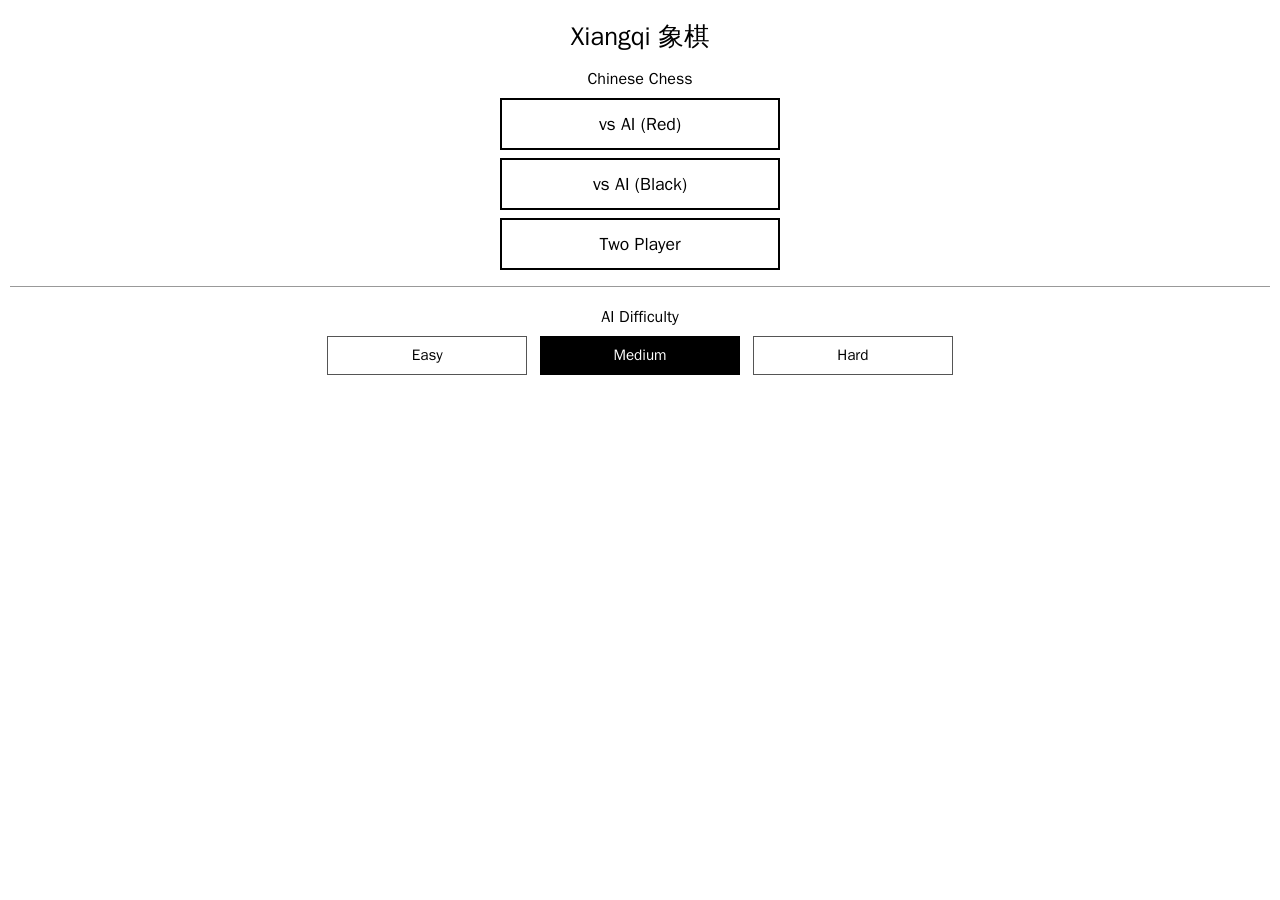
<file: index.html>
<!DOCTYPE HTML PUBLIC "-//W3C//DTD HTML 4.01//EN" "http://www.w3.org/TR/html4/strict.dtd">
<html lang="en">
<head>
    <meta http-equiv="Content-Type" content="text/html; charset=UTF-8">
    <title>Xiangqi</title>
    <link rel="stylesheet" type="text/css" href="main.css">
    <script type="text/javascript">
       if (typeof console === 'undefined') {
           var console = { log: function() {}, error: function() {}, warn: function() {}, info: function() {} };
       }
    </script>
    <script type="text/javascript" src="assets/wukong.js"></script>
</head>
<body>
    <div id="game-container">
        <div id="menu-screen">
            <div class="menu-content">
                <h1>Xiangqi 象棋</h1>
                <h3>Chinese Chess</h3>
                <button type="button" class="menu-btn" id="vs-ai-btn">vs AI (Red)</button>
                <button type="button" class="menu-btn" id="vs-ai-black-btn">vs AI (Black)</button>
                <button type="button" class="menu-btn" id="two-player-btn">Two Player</button>
                <div class="difficulty-section">
                    <h3>AI Difficulty</h3>
                    <button type="button" class="diff-btn" id="diff-easy-btn" data-depth="1">Easy</button>
                    <button type="button" class="diff-btn" id="diff-medium-btn" data-depth="3">Medium</button>
                    <button type="button" class="diff-btn" id="diff-hard-btn" data-depth="7">Hard</button>
                </div>
            </div>
        </div>

        <div id="board-screen" class="hidden">
            <div id="status-bar">
                <span id="status"></span>
                <span id="menu-toggle" onclick="toggleMenu()">[Menu]</span>
            </div>
            <div id="board-area">
                <div id="xiangqiboard"></div>
            </div>
            <div id="game-menu" class="hidden">
                <button type="button" class="mitem" id="btn-new">New Game</button>
                <button type="button" class="mitem" id="btn-undo">Undo</button>
                <button type="button" class="mitem" id="btn-flip">Flip Board</button>
                <button type="button" class="mitem" id="btn-pgn">Show Moves</button>
                <button type="button" class="mitem" id="btn-debug">Debug Info</button>
                <button type="button" class="mitem" id="btn-about">About</button>
                <button type="button" class="mitem" id="btn-menu">Main Menu</button>
            </div>
            <div id="move-history-wrap" class="hidden">
                <textarea id="pgn" readonly rows="3"></textarea>
            </div>
        </div>

        <div id="game-over-screen" class="hidden">
            <div class="menu-content">
                <h2 id="result-title">Game Over</h2>
                <button type="button" class="menu-btn" id="play-again-btn">Play Again</button>
                <button type="button" class="menu-btn" id="back-menu-btn">Main Menu</button>
            </div>
        </div>
    </div>

    <script type="text/javascript" src="main.js"></script>
</body>
</html>
</file>
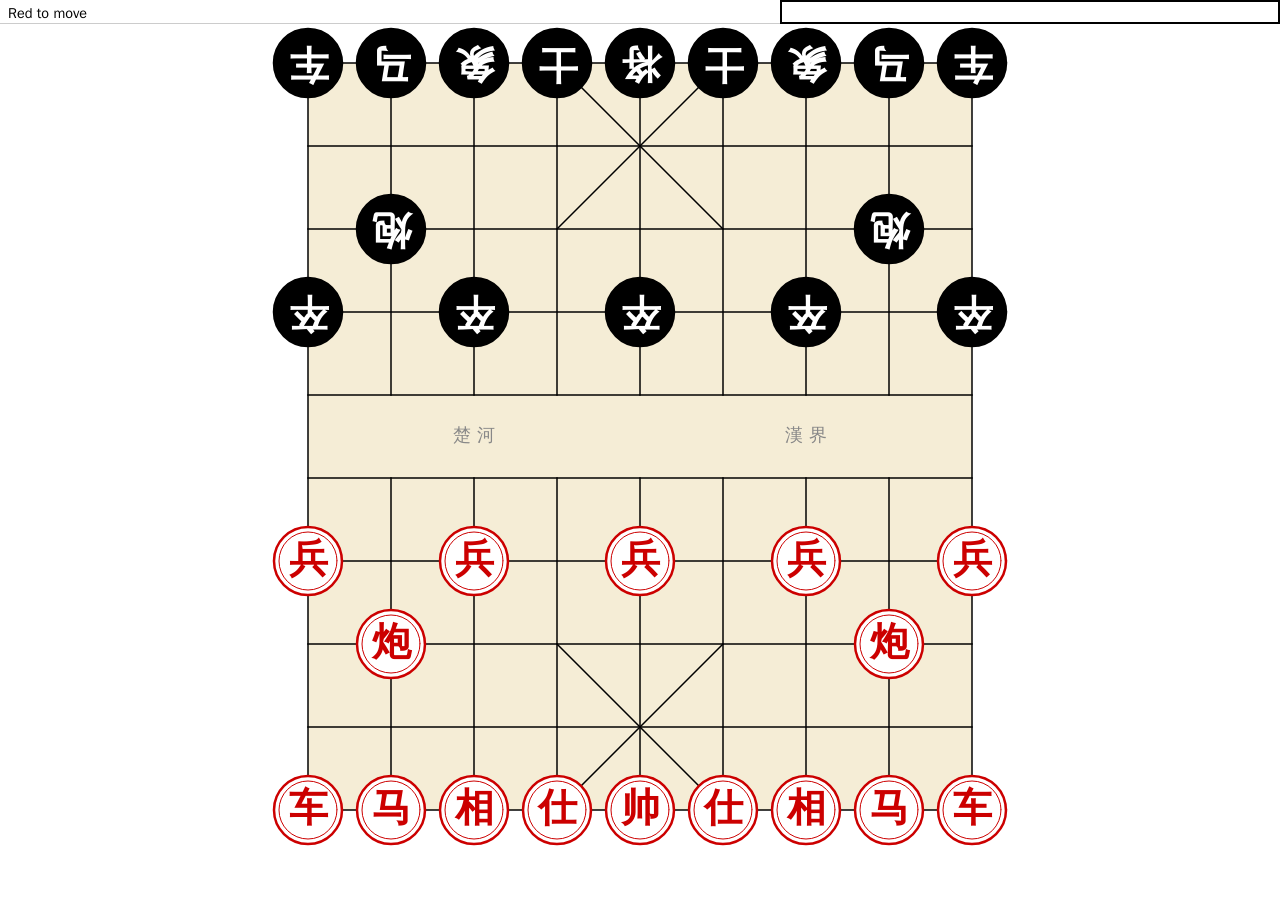
<file: test.html>
<!DOCTYPE HTML PUBLIC "-//W3C//DTD HTML 4.01//EN" "http://www.w3.org/TR/html4/strict.dtd">
<html lang="en">
<head>
    <meta http-equiv="Content-Type" content="text/html; charset=UTF-8">
    <title>Xiangqi Board Tests</title>
    <link rel="stylesheet" type="text/css" href="main.css">
    <script type="text/javascript">
       if (typeof console === 'undefined') {
           var console = { log: function() {}, error: function() {}, warn: function() {}, info: function() {} };
       }
    </script>
    <script type="text/javascript" src="assets/wukong.js"></script>
</head>
<body>
    <div id="game-container">
        <div id="menu-screen">
            <div class="menu-content">
                <h1>Xiangqi</h1>
                <button type="button" class="menu-btn" id="vs-ai-btn">vs AI (Red)</button>
                <button type="button" class="menu-btn" id="vs-ai-black-btn">vs AI (Black)</button>
                <button type="button" class="menu-btn" id="two-player-btn">Two Player</button>
                <div class="difficulty-section">
                    <h3>AI Difficulty</h3>
                    <button type="button" class="diff-btn" id="diff-easy-btn" data-depth="1">Easy</button>
                    <button type="button" class="diff-btn" id="diff-medium-btn" data-depth="3">Medium</button>
                    <button type="button" class="diff-btn" id="diff-hard-btn" data-depth="5">Hard</button>
                </div>
            </div>
        </div>
        <div id="board-screen" class="hidden">
            <div id="status-bar">
                <span id="status"></span>
                <span id="menu-toggle" onclick="toggleMenu()">[Menu]</span>
            </div>
            <div id="board-area">
                <div id="xiangqiboard"></div>
            </div>
            <div id="game-menu" class="hidden">
                <button type="button" class="mitem" id="btn-new">New Game</button>
                <button type="button" class="mitem" id="btn-undo">Undo</button>
                <button type="button" class="mitem" id="btn-flip">Flip Board</button>
                <button type="button" class="mitem" id="btn-pgn">Show Moves</button>
                <button type="button" class="mitem" id="btn-menu">Main Menu</button>
            </div>
            <div id="move-history-wrap" class="hidden">
                <textarea id="pgn" readonly rows="3"></textarea>
            </div>
        </div>
        <div id="game-over-screen" class="hidden">
            <div class="menu-content">
                <h2 id="result-title">Game Over</h2>
                <button type="button" class="menu-btn" id="play-again-btn">Play Again</button>
                <button type="button" class="menu-btn" id="back-menu-btn">Main Menu</button>
            </div>
        </div>
    </div>

    <!-- Test results output -->
    <div id="test-results" style="position:fixed;top:0;right:0;width:500px;max-height:100%;overflow:auto;background:#fff;border:2px solid #000;font-family:monospace;font-size:13px;padding:10px;z-index:99999;"></div>

    <script type="text/javascript" src="main.js"></script>
    <script type="text/javascript">
    /* ============================================================
       Xiangqi Board Test Suite
       Tests board symmetry, piece alignment, dot/ring positions,
       palace diagonals, river line breaks, and click areas.
       ============================================================ */

    var testResults = [];
    var testPass = 0, testFail = 0;

    function assert(name, condition, detail) {
        if (condition) {
            testPass++;
            testResults.push('<span style="color:green;">PASS</span> ' + name);
        } else {
            testFail++;
            testResults.push('<span style="color:red;">FAIL</span> ' + name + (detail ? ' <i>' + detail + '</i>' : ''));
        }
    }

    function approxEq(a, b, tolerance) {
        if (tolerance === undefined) tolerance = 1.5;
        return Math.abs(a - b) <= tolerance;
    }

    function runTests() {
        var board = document.getElementById('xiangqiboard');
        if (!board) { console.log('Board not found!'); return; }

        var CELL = 114, HALF = 57, PIECE = 95, POFF = 47.5;
        var NLINES = 9, HLINES = 10;
        var BW = 8 * CELL, BH = 9 * CELL;
        var CW = BW + CELL, CH = BH + CELL;

        function ix(col) { return HALF + col * CELL; }
        function iy(row) { return HALF + row * CELL; }

        var boardRect = board.getBoundingClientRect();
        var allDivs = board.getElementsByTagName('div');

        /* Helper: get all divs with specific characteristics */
        function getDivs(filterFn) {
            var result = [];
            for (var i = 0; i < allDivs.length; i++) {
                if (filterFn(allDivs[i])) result.push(allDivs[i]);
            }
            return result;
        }

        function parseStyle(el, prop) {
            var s = el.style[prop];
            if (!s) return null;
            return parseFloat(s);
        }

        function getPos(el) {
            return {
                left: parseStyle(el, 'left'),
                top: parseStyle(el, 'top'),
                width: parseStyle(el, 'width'),
                height: parseStyle(el, 'height')
            };
        }

        /* Categorize divs by their role */
        var bgDivs = [];       /* board background */
        var hLineDivs = [];    /* horizontal grid lines */
        var vLineDivs = [];    /* vertical grid lines */
        var diagDivs = [];     /* palace diagonals */
        var riverDivs = [];    /* river text */
        var pieceDivs = [];    /* pieces */
        var dotDivs = [];      /* legal move dots */
        var ringDivs = [];     /* capture rings */
        var markerDivs = [];   /* last move markers */
        var clickDivs = [];    /* click areas */

        /* Helper: check if background color matches (handles #hex and rgb() formats) */
        function bgMatch(el, hexColor) {
            var bg = el.style.background || el.style.backgroundColor || '';
            /* Direct hex match */
            if (bg.indexOf(hexColor) >= 0) return true;
            /* Expand 3-digit hex to 6-digit */
            var hex = hexColor;
            if (hex.length === 4) {
                hex = '#' + hex[1] + hex[1] + hex[2] + hex[2] + hex[3] + hex[3];
            }
            /* Convert hex to rgb and check */
            var r = parseInt(hex.substr(1, 2), 16);
            var g = parseInt(hex.substr(3, 2), 16);
            var b = parseInt(hex.substr(5, 2), 16);
            var rgbStr = 'rgb(' + r + ', ' + g + ', ' + b + ')';
            var rgbStr2 = 'rgb(' + r + ',' + g + ',' + b + ')';
            return bg.indexOf(rgbStr) >= 0 || bg.indexOf(rgbStr2) >= 0;
        }

        for (var i = 0; i < allDivs.length; i++) {
            var d = allDivs[i];
            var p = getPos(d);
            var w = p.width, h = p.height;
            var txt = d.innerHTML;
            var hasTransform = d.style.transform && d.style.transform.indexOf('rotate') >= 0;

            /* Board background: large tan div */
            if (w === BW && h === BH && bgMatch(d, '#f5edd6')) {
                bgDivs.push(d);
            }
            /* Horizontal lines: width=BW, height=2, black bg, no transform */
            else if (w === BW && h === 2 && bgMatch(d, '#000') && !hasTransform) {
                hLineDivs.push(d);
            }
            /* Vertical lines: width=2, height=BH or 4*CELL, black bg, no transform */
            else if (w === 2 && (h === BH || h === 4 * CELL) && bgMatch(d, '#000') && !hasTransform) {
                vLineDivs.push(d);
            }
            /* Palace diagonals: has transform rotate */
            else if (hasTransform) {
                diagDivs.push(d);
            }
            /* River text: contains 楚 or 漢 */
            else if (txt.indexOf('楚') >= 0 || txt.indexOf('漢') >= 0) {
                riverDivs.push(d);
            }
            /* Pieces: 95x95 with border-radius */
            else if (w === PIECE && h === PIECE && d.style.borderRadius === '50%') {
                pieceDivs.push(d);
            }
            /* Click areas: 114x114 with cursor:pointer, no background */
            else if (w === CELL && h === CELL && d.style.cursor === 'pointer') {
                clickDivs.push(d);
            }
            /* Capture rings: 102x102 with border */
            else if (w === 102 && h === 102 && d.style.borderRadius === '50%') {
                ringDivs.push(d);
            }
            /* Dots: 27x27 with background #555 */
            else if (w === 27 && h === 27 && bgMatch(d, '#555')) {
                dotDivs.push(d);
            }
            /* Markers: 27x27 with background #999 */
            else if (w === 27 && h === 27 && bgMatch(d, '#999')) {
                markerDivs.push(d);
            }
        }

        /* ===== TEST 1: Container dimensions ===== */
        assert('Container width = 1026', approxEq(boardRect.width, CW), 'got ' + boardRect.width);
        assert('Container height = 1140', approxEq(boardRect.height, CH), 'got ' + boardRect.height);

        /* ===== TEST 2: Board background ===== */
        assert('Exactly 1 board background div', bgDivs.length === 1, 'got ' + bgDivs.length);
        if (bgDivs.length === 1) {
            var bgp = getPos(bgDivs[0]);
            assert('BG left = 57', approxEq(bgp.left, HALF), 'got ' + bgp.left);
            assert('BG top = 57', approxEq(bgp.top, HALF), 'got ' + bgp.top);
            assert('BG width = 912', approxEq(bgp.width, BW), 'got ' + bgp.width);
            assert('BG height = 1026', approxEq(bgp.height, BH), 'got ' + bgp.height);
        }

        /* ===== TEST 3: Horizontal lines (10 lines) ===== */
        assert('Exactly 10 horizontal lines', hLineDivs.length === 10, 'got ' + hLineDivs.length);
        if (hLineDivs.length === 10) {
            /* Check positions: y = iy(row) - 1 for row 0-9 */
            var hYs = [];
            for (var i = 0; i < hLineDivs.length; i++) {
                hYs.push(getPos(hLineDivs[i]).top);
            }
            hYs.sort(function(a, b) { return a - b; });
            for (var row = 0; row < 10; row++) {
                var expected = iy(row) - 1;
                assert('H-line ' + row + ' at y=' + expected, approxEq(hYs[row], expected), 'got ' + hYs[row]);
            }
            /* All same width and left */
            for (var i = 0; i < hLineDivs.length; i++) {
                var p = getPos(hLineDivs[i]);
                assert('H-line ' + i + ' width=912', approxEq(p.width, BW), 'got ' + p.width);
                assert('H-line ' + i + ' left=57', approxEq(p.left, HALF), 'got ' + p.left);
            }
        }

        /* ===== TEST 4: Vertical lines ===== */
        /* Outer: 2 full-height (col 0, col 8)
           Inner: 14 half-height (col 1-7, top and bottom) = 7*2=14 */
        var fullVLines = [], halfVLines = [];
        for (var i = 0; i < vLineDivs.length; i++) {
            var p = getPos(vLineDivs[i]);
            if (approxEq(p.height, BH)) fullVLines.push(vLineDivs[i]);
            else halfVLines.push(vLineDivs[i]);
        }
        assert('2 full-height vertical lines (col 0, col 8)', fullVLines.length === 2, 'got ' + fullVLines.length);
        assert('14 half-height vertical lines (col 1-7 x2)', halfVLines.length === 14, 'got ' + halfVLines.length);

        if (fullVLines.length === 2) {
            var xs = fullVLines.map(function(d) { return getPos(d).left; }).sort(function(a,b){return a-b;});
            assert('Full V-line at col 0 (x=56)', approxEq(xs[0], ix(0) - 1), 'got ' + xs[0]);
            assert('Full V-line at col 8 (x=961)', approxEq(xs[1], ix(8) - 1), 'got ' + xs[1]);
        }

        if (halfVLines.length === 14) {
            /* Top halves: top=56, height=4*114=456 */
            /* Bottom halves: top=iy(5)=627, height=456 */
            var topHalves = [], botHalves = [];
            for (var i = 0; i < halfVLines.length; i++) {
                var p = getPos(halfVLines[i]);
                if (approxEq(p.top, HALF)) topHalves.push(halfVLines[i]);
                else botHalves.push(halfVLines[i]);
            }
            assert('7 top-half vertical lines', topHalves.length === 7, 'got ' + topHalves.length);
            assert('7 bottom-half vertical lines', botHalves.length === 7, 'got ' + botHalves.length);

            /* Check top halves start at y=57 and height=456 */
            for (var i = 0; i < topHalves.length; i++) {
                var p = getPos(topHalves[i]);
                assert('Top V-line ' + i + ' top=57', approxEq(p.top, HALF), 'got ' + p.top);
                assert('Top V-line ' + i + ' height=456', approxEq(p.height, 4 * CELL), 'got ' + p.height);
            }
            /* Check bottom halves start at y=iy(5)=627 and height=456 */
            for (var i = 0; i < botHalves.length; i++) {
                var p = getPos(botHalves[i]);
                assert('Bot V-line ' + i + ' top=627', approxEq(p.top, iy(5)), 'got ' + p.top);
                assert('Bot V-line ' + i + ' height=456', approxEq(p.height, 4 * CELL), 'got ' + p.height);
            }
            /* Check x positions: col 1-7 = ix(1)-1 to ix(7)-1 */
            var halfXs = halfVLines.map(function(d) { return getPos(d).left; }).sort(function(a,b){return a-b;});
            for (var col = 1; col <= 7; col++) {
                /* Each col appears twice (top and bottom), so index = (col-1)*2 and (col-1)*2+1 */
                var idx = (col - 1) * 2;
                assert('Half V-line col ' + col + ' at x=' + (ix(col)-1), approxEq(halfXs[idx], ix(col) - 1), 'got ' + halfXs[idx]);
            }
        }

        /* ===== TEST 5: Palace diagonals (4 diagonals) ===== */
        assert('Exactly 4 palace diagonals', diagDivs.length === 4, 'got ' + diagDivs.length);
        if (diagDivs.length === 4) {
            /* Check positions:
               Top palace: (ix(3),iy(0),45), (ix(5),iy(0),-45)
               Bottom palace: (ix(3),iy(7),45), (ix(5),iy(7),-45) */
            for (var i = 0; i < diagDivs.length; i++) {
                var p = getPos(diagDivs[i]);
                var tf = diagDivs[i].style.transform;
                var deg = tf.match(/rotate\(([-\d.]+)deg\)/);
                deg = deg ? parseFloat(deg[1]) : null;
                assert('Diag ' + i + ' has rotation', deg !== null, 'transform=' + tf);
            }
            /* Check that 2 start at y=iy(0)=57 and 2 at y=iy(7)=855 */
            var topDiags = [], botDiags = [];
            for (var i = 0; i < diagDivs.length; i++) {
                var p = getPos(diagDivs[i]);
                if (approxEq(p.top, iy(0))) topDiags.push(diagDivs[i]);
                else if (approxEq(p.top, iy(7))) botDiags.push(diagDivs[i]);
            }
            assert('2 top palace diagonals', topDiags.length === 2, 'got ' + topDiags.length);
            assert('2 bottom palace diagonals', botDiags.length === 2, 'got ' + botDiags.length);

            if (topDiags.length === 2) {
                var topXs = topDiags.map(function(d) { return getPos(d).left; }).sort(function(a,b){return a-b;});
                assert('Top diag at x=ix(3)=399', approxEq(topXs[0], ix(3)), 'got ' + topXs[0]);
                assert('Top diag at x=ix(5)=627', approxEq(topXs[1], ix(5)), 'got ' + topXs[1]);
            }
            if (botDiags.length === 2) {
                var botXs = botDiags.map(function(d) { return getPos(d).left; }).sort(function(a,b){return a-b;});
                assert('Bot diag at x=ix(3)=399', approxEq(botXs[0], ix(3)), 'got ' + botXs[0]);
                assert('Bot diag at x=ix(5)=627', approxEq(botXs[1], ix(5)), 'got ' + botXs[1]);
            }
        }

        /* ===== TEST 6: River text ===== */
        assert('Exactly 2 river text divs', riverDivs.length === 2, 'got ' + riverDivs.length);
        if (riverDivs.length === 2) {
            var riverY = iy(4) + HALF; /* 513 */
            for (var i = 0; i < riverDivs.length; i++) {
                var p = getPos(riverDivs[i]);
                assert('River text ' + i + ' at y=river midpoint', approxEq(p.top, riverY - 14), 'got ' + p.top);
            }
            /* Left text at ix(2)-50, right text at ix(6)-50 */
            var riverXs = riverDivs.map(function(d) { return getPos(d).left; }).sort(function(a,b){return a-b;});
            assert('River text left at x=ix(2)-50=163', approxEq(riverXs[0], ix(2) - 50), 'got ' + riverXs[0]);
            assert('River text right at x=ix(6)-50=619', approxEq(riverXs[1], ix(6) - 50), 'got ' + riverXs[1]);
            /* Symmetry: left and right should be equidistant from center */
            var centerX = CW / 2;
            var leftDist = centerX - (riverXs[0] + 50); /* center of left text */
            var rightDist = (riverXs[1] + 50) - centerX; /* center of right text */
            assert('River text symmetric around center', approxEq(leftDist, rightDist), 'left=' + leftDist + ' right=' + rightDist);
        }

        /* ===== TEST 7: Pieces centered on intersections ===== */
        assert('32 pieces on board', pieceDivs.length === 32, 'got ' + pieceDivs.length);
        if (pieceDivs.length > 0) {
            var maxBlackOffset = 0, maxRedOffset = 0;
            var maxBlackInfo = '', maxRedInfo = '';
            for (var i = 0; i < pieceDivs.length; i++) {
                var p = getPos(pieceDivs[i]);
                /* Piece center = left + width/2, top + height/2
                   With box-sizing:border-box, width includes border */
                var pcx = p.left + p.width / 2;
                var pcy = p.top + p.height / 2;
                /* Find nearest intersection */
                var col = Math.round((pcx - HALF) / CELL);
                var row = Math.round((pcy - HALF) / CELL);
                var ixExp = ix(col);
                var iyExp = iy(row);
                var dx = pcx - ixExp;
                var dy = pcy - iyExp;
                var dist = Math.sqrt(dx * dx + dy * dy);
                /* Determine if red or black */
                var bg = pieceDivs[i].style.background;
                var isRed = bg.indexOf('#fff') >= 0 || bg.indexOf('rgb(255') >= 0;
                if (isRed) {
                    if (dist > maxRedOffset) { maxRedOffset = dist; maxRedInfo = 'piece at (' + col + ',' + row + ') offset=(' + dx + ',' + dy + ')'; }
                } else {
                    if (dist > maxBlackOffset) { maxBlackOffset = dist; maxBlackInfo = 'piece at (' + col + ',' + row + ') offset=(' + dx + ',' + dy + ')'; }
                }
            }
            assert('Black pieces within 2px of intersection', maxBlackOffset <= 2, 'max=' + maxBlackOffset + 'px ' + maxBlackInfo);
            assert('Red pieces within 7px of intersection (5px shift)', maxRedOffset <= 7, 'max=' + maxRedOffset + 'px ' + maxRedInfo);
        }

        /* ===== TEST 8: Piece X alignment (all pieces same X offset) ===== */
        if (pieceDivs.length > 0) {
            var xOffset = null;
            var allXOk = true;
            for (var i = 0; i < pieceDivs.length; i++) {
                var p = getPos(pieceDivs[i]);
                var pcx = p.left + p.width / 2;
                var col = Math.round((pcx - HALF) / CELL);
                var dx = pcx - ix(col);
                if (xOffset === null) xOffset = dx;
                if (!approxEq(dx, xOffset, 0.5)) allXOk = false;
            }
            assert('All pieces have same X offset from intersection', allXOk, 'offsets vary');
        }

        /* ===== TEST 9: Click areas centered on intersections ===== */
        assert('90 click areas', clickDivs.length === 90, 'got ' + clickDivs.length);
        if (clickDivs.length > 0) {
            var clickOk = true;
            for (var i = 0; i < clickDivs.length; i++) {
                var p = getPos(clickDivs[i]);
                /* Click area center = left + width/2, top + height/2 */
                var ccx = p.left + p.width / 2;
                var ccy = p.top + p.height / 2;
                var col = Math.round((ccx - HALF) / CELL);
                var row = Math.round((ccy - HALF) / CELL);
                var dx = ccx - ix(col);
                var dy = ccy - iy(row);
                if (Math.abs(dx) > 1 || Math.abs(dy) > 1) {
                    clickOk = false;
                    assert('Click area (' + col + ',' + row + ') centered', false, 'offset=(' + dx + ',' + dy + ')');
                }
            }
            if (clickOk) assert('All click areas centered on intersections', true);
        }

        /* ===== TEST 10: Board symmetry ===== */
        /* Horizontal symmetry: left and right sides mirror */
        var centerX = CW / 2;
        if (hLineDivs.length === 10) {
            var symOk = true;
            for (var i = 0; i < hLineDivs.length; i++) {
                var p = getPos(hLineDivs[i]);
                /* Line should be centered: left + width/2 = centerX */
                var lineCenter = p.left + p.width / 2;
                if (!approxEq(lineCenter, centerX, 1)) symOk = false;
            }
            assert('Horizontal lines centered (left-right symmetry)', symOk);
        }
        if (vLineDivs.length > 0) {
            /* Check that vertical lines are symmetric around center */
            var vXs = [];
            for (var i = 0; i < vLineDivs.length; i++) {
                vXs.push(getPos(vLineDivs[i]).left + 1); /* +1 for line center */
            }
            vXs.sort(function(a, b) { return a - b; });
            /* For each line on the left, there should be one on the right
               at centerX + (centerX - leftX) */
            var symOk = true;
            for (var i = 0; i < vXs.length; i++) {
                if (vXs[i] > centerX) break;
                var mirrorX = 2 * centerX - vXs[i];
                var found = false;
                for (var j = 0; j < vXs.length; j++) {
                    if (approxEq(vXs[j], mirrorX, 1)) { found = true; break; }
                }
                if (!found) { symOk = false; break; }
            }
            assert('Vertical lines symmetric around center', symOk);
        }

        /* ===== TEST 11: Legal move dots centered on intersections ===== */
        /* To test this, we need to select a piece first.
           For now, just check that any existing dots are centered. */
        if (dotDivs.length > 0) {
            var dotsOk = true;
            for (var i = 0; i < dotDivs.length; i++) {
                var p = getPos(dotDivs[i]);
                var dcx = p.left + p.width / 2;
                var dcy = p.top + p.height / 2;
                var col = Math.round((dcx - HALF) / CELL);
                var row = Math.round((dcy - HALF) / CELL);
                var dx = dcx - ix(col);
                var dy = dcy - iy(row);
                if (Math.abs(dx) > 1 || Math.abs(dy) > 1) {
                    dotsOk = false;
                    assert('Dot at (' + col + ',' + row + ') centered', false, 'offset=(' + dx + ',' + dy + ')');
                }
            }
            if (dotsOk) assert('All dots centered on intersections', true);
        } else {
            assert('No dots to test (select a piece to test)', true);
        }

        /* ===== TEST 12: Capture rings centered on intersections ===== */
        if (ringDivs.length > 0) {
            var ringsOk = true;
            for (var i = 0; i < ringDivs.length; i++) {
                var p = getPos(ringDivs[i]);
                var rcx = p.left + p.width / 2;
                var rcy = p.top + p.height / 2;
                var col = Math.round((rcx - HALF) / CELL);
                var row = Math.round((rcy - HALF) / CELL);
                var dx = rcx - ix(col);
                var dy = rcy - iy(row);
                if (Math.abs(dx) > 1 || Math.abs(dy) > 1) {
                    ringsOk = false;
                    assert('Ring at (' + col + ',' + row + ') centered', false, 'offset=(' + dx + ',' + dy + ')');
                }
            }
            if (ringsOk) assert('All rings centered on intersections', true);
        } else {
            assert('No rings to test (select a piece to test)', true);
        }

        /* ===== TEST 13: Grid line spacing uniform ===== */
        if (hLineDivs.length === 10) {
            var hYs = hLineDivs.map(function(d) { return getPos(d).top; }).sort(function(a,b){return a-b;});
            var spacingOk = true;
            for (var i = 1; i < hYs.length; i++) {
                var spacing = hYs[i] - hYs[i-1];
                if (!approxEq(spacing, CELL, 1)) {
                    spacingOk = false;
                    assert('H-line spacing ' + i + ' = 114', false, 'got ' + spacing);
                }
            }
            if (spacingOk) assert('All horizontal line spacing = 114', true);
        }

        /* ===== TEST 14: Palace diagonal symmetry ===== */
        /* Top palace center = (ix(4), iy(1)), bottom = (ix(4), iy(8)) */
        /* Diagonals should be symmetric around col 4 */
        if (diagDivs.length === 4) {
            var topDiagXs = [], botDiagXs = [];
            for (var i = 0; i < diagDivs.length; i++) {
                var p = getPos(diagDivs[i]);
                if (approxEq(p.top, iy(0))) topDiagXs.push(p.left);
                else if (approxEq(p.top, iy(7))) botDiagXs.push(p.left);
            }
            topDiagXs.sort(function(a,b){return a-b;});
            botDiagXs.sort(function(a,b){return a-b;});
            /* Symmetry: topDiagXs[0] and topDiagXs[1] should be equidistant from ix(4) */
            if (topDiagXs.length === 2) {
                var center = ix(4);
                assert('Top palace diagonals symmetric', approxEq(center - topDiagXs[0], topDiagXs[1] - center),
                    'left=' + (center - topDiagXs[0]) + ' right=' + (topDiagXs[1] - center));
            }
            if (botDiagXs.length === 2) {
                var center = ix(4);
                assert('Bottom palace diagonals symmetric', approxEq(center - botDiagXs[0], botDiagXs[1] - center),
                    'left=' + (center - botDiagXs[0]) + ' right=' + (botDiagXs[1] - center));
            }
            /* Top and bottom palaces should be symmetric around board vertical center.
               Top palace spans rows 0-2, center at iy(1).
               Bottom palace spans rows 7-9, center at iy(8).
               Board center = (iy(0)+iy(9))/2 = iy(4)+HALF = 513
               Top palace center = iy(1) = 171, dist from center = 513-171 = 342
               Bot palace center = iy(8) = 969, dist from center = 969-513 = 456
               Wait - that's not symmetric! Top palace is rows 0-2 (3 rows),
               bottom is rows 7-9 (3 rows). Center of top = row 1, center of bot = row 8.
               Board center = row 4.5. 
               Top dist = 4.5-1 = 3.5 rows, bot dist = 8-4.5 = 3.5 rows. SYMMETRIC!
               In pixels: top center = iy(1)=171, bot center = iy(8)=969
               Board center = (iy(0)+iy(9))/2 = (57+1083)/2 = 570
               Top dist = 570-171 = 399, bot dist = 969-570 = 399. SYMMETRIC! */
            var boardCenterY = (iy(0) + iy(9)) / 2;
            var topPalaceCenterY = iy(1);
            var botPalaceCenterY = iy(8);
            assert('Palaces symmetric around board center Y', approxEq(boardCenterY - topPalaceCenterY, botPalaceCenterY - boardCenterY),
                'top=' + (boardCenterY - topPalaceCenterY) + ' bot=' + (botPalaceCenterY - boardCenterY));
        }

        /* ===== TEST 15: River gap symmetry ===== */
        /* River is between row 4 and row 5. The gap should be centered
           between iy(4) and iy(5), which is at (iy(4)+iy(5))/2 = iy(4)+HALF */
        var riverMid = (iy(4) + iy(5)) / 2;
        var boardMidY = (iy(0) + iy(9)) / 2;
        assert('River gap centered on board Y', approxEq(riverMid, boardMidY),
            'river=' + riverMid + ' board=' + boardMidY);

        /* ===== TEST 16: Total div count sanity ===== */
        /* Expected: 1 bg + 10 h-lines + 16 v-lines + 4 diags + 2 river + 32 pieces + 90 clicks = 155
           Plus any dots/rings/markers (0 at start) */
        var totalExpected = 1 + 10 + 16 + 4 + 2 + 32 + 90;
        assert('Total div count = ' + totalExpected + ' (no selection)', allDivs.length === totalExpected,
            'got ' + allDivs.length + ' (expected ' + totalExpected + ')');

        /* ===== TEST 17: Piece colors ===== */
        if (pieceDivs.length === 32) {
            var redCount = 0, blackCount = 0;
            for (var i = 0; i < pieceDivs.length; i++) {
                var bg = pieceDivs[i].style.background;
                var clr = pieceDivs[i].style.color;
                if (bg.indexOf('#fff') >= 0 || bg.indexOf('rgb(255') >= 0) redCount++;
                else if (bg.indexOf('#000') >= 0 || bg.indexOf('rgb(0') >= 0) blackCount++;
            }
            assert('16 red pieces', redCount === 16, 'got ' + redCount);
            assert('16 black pieces', blackCount === 16, 'got ' + blackCount);
        }

        /* ===== TEST 18: Red pieces shifted down 5px ===== */
        if (pieceDivs.length === 32) {
            /* Find a red and black piece at same column, compare Y offset */
            var redOffsets = [], blackOffsets = [];
            for (var i = 0; i < pieceDivs.length; i++) {
                var p = getPos(pieceDivs[i]);
                var pcx = p.left + p.width / 2;
                var pcy = p.top + p.height / 2;
                var col = Math.round((pcx - HALF) / CELL);
                var row = Math.round((pcy - HALF) / CELL);
                var dy = pcy - iy(row);
                var bg = pieceDivs[i].style.background;
                if (bg.indexOf('#fff') >= 0 || bg.indexOf('rgb(255') >= 0) {
                    redOffsets.push(dy);
                } else {
                    blackOffsets.push(dy);
                }
            }
            /* Black offset should be ~0, red offset should be ~5 */
            if (blackOffsets.length > 0) {
                var avgBlack = blackOffsets.reduce(function(a,b){return a+b;}, 0) / blackOffsets.length;
                assert('Black pieces Y offset ~0', approxEq(avgBlack, 0, 2), 'avg=' + avgBlack);
            }
            if (redOffsets.length > 0) {
                var avgRed = redOffsets.reduce(function(a,b){return a+b;}, 0) / redOffsets.length;
                assert('Red pieces Y offset ~5', approxEq(avgRed, 5, 2), 'avg=' + avgRed);
            }
            if (redOffsets.length > 0 && blackOffsets.length > 0) {
                var avgBlack = blackOffsets.reduce(function(a,b){return a+b;}, 0) / blackOffsets.length;
                var avgRed = redOffsets.reduce(function(a,b){return a+b;}, 0) / redOffsets.length;
                assert('Red-black Y difference ~5', approxEq(avgRed - avgBlack, 5, 2), 'diff=' + (avgRed - avgBlack));
            }
        }

        /* ===== TEST 19: Select piece and test dots/rings ===== */
        /* Find the first red piece and simulate click */
        var firstRedPiece = null;
        for (var i = 0; i < pieceDivs.length; i++) {
            var bg = pieceDivs[i].style.background;
            if (bg.indexOf('#fff') >= 0 || bg.indexOf('rgb(255') >= 0) {
                firstRedPiece = pieceDivs[i];
                break;
            }
        }

        /* Display results */
        var resultsHtml = '<h3>Test Results: ' + testPass + ' passed, ' + testFail + ' failed</h3>';
        resultsHtml += '<div style="margin-bottom:10px;"><button onclick="runTestsPhase2()">Run Phase 2 (select piece)</button></div>';
        for (var i = 0; i < testResults.length; i++) {
            resultsHtml += '<div>' + testResults[i] + '</div>';
        }
        document.getElementById('test-results').innerHTML = resultsHtml;

        /* Store for phase 2 */
        window._testBoard = board;
        window._testClickDivs = clickDivs;
    }

    function runTestsPhase2() {
        /* Click on the red rook to show legal move dots, then test their positions.
           Red rook at row 9, col 0 → square = (2+9)*11 + (0+1) = 122 */
        var board = window._testBoard;
        if (!board) { console.log('No board'); return; }
        var allDivs = board.getElementsByTagName('div');

        /* Find the click div with onclick="tapSquare(122)" */
        var targetClick = null;
        for (var i = 0; i < allDivs.length; i++) {
            if (allDivs[i].style.width === '114px' && allDivs[i].style.height === '114px' && allDivs[i].style.cursor === 'pointer') {
                var oc = allDivs[i].getAttribute('onclick') || '';
                if (oc.indexOf('tapSquare(122)') >= 0) {
                    targetClick = allDivs[i];
                    break;
                }
            }
        }

        if (!targetClick) { console.log('No targetClick for rook 122'); return; }

        /* Simulate click */
        var onclick = targetClick.getAttribute('onclick');
        if (onclick) {
            /* Extract square number and call tapSquare */
            var m = onclick.match(/tapSquare\((\d+)\)/);
            if (m) {
                tapSquare(parseInt(m[1]));
            }
        }

        /* Wait for board to redraw, then test dots/rings */
        setTimeout(function() {
            var CELL = 114, HALF = 57;
            function ix(col) { return HALF + col * CELL; }
            function iy(row) { return HALF + row * CELL; }

            var board = window._testBoard;
            var allDivs = board.getElementsByTagName('div');

            /* Find dots and rings */
            /* bgMatch helper (same as Phase 1) */
            function bgMatch2(el, hexColor) {
                var bg = el.style.background || el.style.backgroundColor || '';
                if (bg.indexOf(hexColor) >= 0) return true;
                var hex = hexColor;
                if (hex.length === 4) hex = '#' + hex[1]+hex[1] + hex[2]+hex[2] + hex[3]+hex[3];
                var r = parseInt(hex.substr(1,2),16), g = parseInt(hex.substr(3,2),16), b = parseInt(hex.substr(5,2),16);
                return bg.indexOf('rgb(' + r + ', ' + g + ', ' + b + ')') >= 0 ||
                       bg.indexOf('rgb(' + r + ',' + g + ',' + b + ')') >= 0;
            }
            var dotDivs = [], ringDivs = [];
            for (var i = 0; i < allDivs.length; i++) {
                var w = parseFloat(allDivs[i].style.width);
                var h = parseFloat(allDivs[i].style.height);
                if (w === 27 && h === 27 && bgMatch2(allDivs[i], '#555')) dotDivs.push(allDivs[i]);
                if (w === 102 && h === 102) ringDivs.push(allDivs[i]);
            }

            var p2Results = [];
            var p2Pass = 0, p2Fail = 0;
            function assert2(name, cond, detail) {
                if (cond) { p2Pass++; p2Results.push('<span style="color:green;">PASS</span> ' + name); }
                else { p2Fail++; p2Results.push('<span style="color:red;">FAIL</span> ' + name + (detail ? ' <i>' + detail + '</i>' : '')); }
            }

            assert2('Legal move dots exist after selection', dotDivs.length > 0, 'got ' + dotDivs.length);
            assert2('At least 2 legal move dots (rook has many moves)', dotDivs.length >= 2, 'got ' + dotDivs.length);

            /* Test each dot is centered on an intersection */
            var allDotsCentered = true;
            for (var i = 0; i < dotDivs.length; i++) {
                var p = { left: parseFloat(dotDivs[i].style.left), top: parseFloat(dotDivs[i].style.top),
                          width: parseFloat(dotDivs[i].style.width), height: parseFloat(dotDivs[i].style.height) };
                var dcx = p.left + p.width / 2;
                var dcy = p.top + p.height / 2;
                var col = Math.round((dcx - HALF) / CELL);
                var row = Math.round((dcy - HALF) / CELL);
                var dx = dcx - ix(col);
                var dy = dcy - iy(row);
                assert2('Dot ' + i + ' at (' + col + ',' + row + ') centered on intersection', Math.abs(dx) <= 1 && Math.abs(dy) <= 1,
                    'offset=(' + dx + ',' + dy + ')');
                if (Math.abs(dx) > 1 || Math.abs(dy) > 1) allDotsCentered = false;
            }
            assert2('All dots centered on intersections', allDotsCentered);

            /* Test each ring is centered on an intersection */
            var allRingsCentered = true;
            for (var i = 0; i < ringDivs.length; i++) {
                var p = { left: parseFloat(ringDivs[i].style.left), top: parseFloat(ringDivs[i].style.top),
                          width: parseFloat(ringDivs[i].style.width), height: parseFloat(ringDivs[i].style.height) };
                var rcx = p.left + p.width / 2;
                var rcy = p.top + p.height / 2;
                var col = Math.round((rcx - HALF) / CELL);
                var row = Math.round((rcy - HALF) / CELL);
                var dx = rcx - ix(col);
                var dy = rcy - iy(row);
                assert2('Ring ' + i + ' at (' + col + ',' + row + ') centered on intersection', Math.abs(dx) <= 1 && Math.abs(dy) <= 1,
                    'offset=(' + dx + ',' + dy + ')');
                if (Math.abs(dx) > 1 || Math.abs(dy) > 1) allRingsCentered = false;
            }
            assert2('All rings centered on intersections', allRingsCentered);

            /* Test selected piece has #ccc background */
            var selFound = false;
            var selCentered = false;
            for (var i = 0; i < allDivs.length; i++) {
                if (allDivs[i].style.width === '95px' && bgMatch2(allDivs[i], '#ccc')) {
                    selFound = true;
                    /* Check selected piece is at rook position (col 0, row 9) */
                    var p = { left: parseFloat(allDivs[i].style.left), top: parseFloat(allDivs[i].style.top),
                              width: parseFloat(allDivs[i].style.width), height: parseFloat(allDivs[i].style.height) };
                    var pcx = p.left + p.width / 2;
                    var pcy = p.top + p.height / 2;
                    /* Red rook at (0,9), red shift +5: expected center = (ix(0), iy(9)+5) = (57, 1088) */
                    if (Math.abs(pcx - ix(0)) <= 2 && Math.abs(pcy - (iy(9) + 5)) <= 2) {
                        selCentered = true;
                    }
                    break;
                }
            }
            assert2('Selected piece has #ccc background', selFound);
            assert2('Selected piece at rook position (0,9) with red shift', selCentered);

            /* Test total div count with selection (155 + dots + rings + 1 selected piece bg change) */
            var expectedMin = 155 + dotDivs.length + ringDivs.length;
            assert2('Total divs >= 155 + dots + rings', allDivs.length >= expectedMin,
                'got ' + allDivs.length + ' expected >= ' + expectedMin);

            /* Test all dots are on valid board intersections (col 0-8, row 0-9) */
            var dotsOnBoard = true;
            for (var i = 0; i < dotDivs.length; i++) {
                var p = { left: parseFloat(dotDivs[i].style.left), top: parseFloat(dotDivs[i].style.top),
                          width: parseFloat(dotDivs[i].style.width), height: parseFloat(dotDivs[i].style.height) };
                var dcx = p.left + p.width / 2;
                var dcy = p.top + p.height / 2;
                var col = Math.round((dcx - HALF) / CELL);
                var row = Math.round((dcy - HALF) / CELL);
                if (col < 0 || col > 8 || row < 0 || row > 9) {
                    dotsOnBoard = false;
                    assert2('Dot ' + i + ' on board (' + col + ',' + row + ')', false, 'off board');
                }
            }
            assert2('All dots on valid board intersections', dotsOnBoard);

            /* Test dots are symmetric (rook at col 0 should have symmetric moves) */
            /* The rook at (0,9) can move along col 0 and row 9.
               Moves along row 9 should be symmetric around col 0... no, they go right only.
               But moves along col 0 go up. Let's just verify all dots have col=0 or row=9. */
            var rookMovesValid = true;
            for (var i = 0; i < dotDivs.length; i++) {
                var p = { left: parseFloat(dotDivs[i].style.left), top: parseFloat(dotDivs[i].style.top),
                          width: parseFloat(dotDivs[i].style.width), height: parseFloat(dotDivs[i].style.height) };
                var dcx = p.left + p.width / 2;
                var dcy = p.top + p.height / 2;
                var col = Math.round((dcx - HALF) / CELL);
                var row = Math.round((dcy - HALF) / CELL);
                /* Rook at (0,9) moves: along col 0 (row 0-8) or along row 9 (col 1-8) */
                if (col !== 0 && row !== 9) {
                    rookMovesValid = false;
                    assert2('Dot ' + i + ' is valid rook move (' + col + ',' + row + ')', false, 'not on col 0 or row 9');
                }
            }
            assert2('All rook move dots on col 0 or row 9', rookMovesValid);

            /* Display phase 2 results */
            var html = '<h3>Phase 2 Results: ' + p2Pass + ' passed, ' + p2Fail + ' failed</h3>';
            html += '<div style="margin-bottom:10px;"><button onclick="location.reload()">Rerun All</button></div>';
            for (var i = 0; i < p2Results.length; i++) {
                html += '<div>' + p2Results[i] + '</div>';
            }
            var existing = document.getElementById('test-results').innerHTML;
            document.getElementById('test-results').innerHTML = html + '<hr>' + existing;
            /* Signal completion */
            var sig = document.getElementById('phase2-done');
            if (!sig) {
                sig = document.createElement('div');
                sig.id = 'phase2-done';
                document.body.appendChild(sig);
            }
            sig.textContent = 'Phase 2 done: ' + p2Pass + 'P ' + p2Fail + 'F';
        }, 200);
    }

    /* Start game and run tests. Use two-player mode to avoid AI hanging. */
    setTimeout(function() {
        var btn = document.getElementById('two-player-btn');
        if (!btn || !btn.onclick) btn = document.getElementById('vs-ai-btn');
        if (btn && btn.onclick) btn.onclick();
        setTimeout(function() {
            runTests();
            /* Auto-run Phase 2 after a delay */
            setTimeout(function() {
                runTestsPhase2();
            }, 1000);
        }, 500);
    }, 500);
    </script>
</body>
</html>
</file>
<file: main.css>
/* Xiangqi - Chinese Chess for Kindle
   Board: pieces on intersections, table-based rendering, e-ink optimized */

* { margin: 0; padding: 0; box-sizing: border-box; }

html, body {
    height: 100%;
    -webkit-user-select: none;
    user-select: none;
}

body {
    font-family: "Noto Sans CJK SC", "Noto Sans SC", "WenQuanYi Zen Hei",
                 "AR PL UMing CN", "Microsoft YaHei", sans-serif;
    background: #fff;
    color: #000;
    line-height: 1.3;
}

#game-container {
    width: 100%;
}

/* Screens */
.hidden { display: none !important; }

/* ===== Menu Screen ===== */
.menu-content {
    text-align: center;
    padding: 20px 10px;
}

h1 { font-size: 1.6em; margin-bottom: 16px; }
h2 { font-size: 1.3em; margin: 16px 0; }
h3 { font-size: 1.0em; margin: 8px 0 4px 0; }

.menu-btn {
    display: block;
    width: 80%;
    max-width: 280px;
    margin: 8px auto;
    padding: 12px 16px;
    font-size: 1.1em;
    font-weight: bold;
    background: #fff;
    color: #000;
    border: 2px solid #000;
    cursor: pointer;
    font-family: inherit;
}

.menu-btn:active {
    background: #000;
    color: #fff;
}

.difficulty-section {
    margin-top: 16px;
    padding-top: 12px;
    border-top: 1px solid #999;
}

.diff-btn {
    display: inline-block;
    width: 200px;
    margin: 4px;
    padding: 8px;
    font-size: 0.95em;
    background: #fff;
    border: 1px solid #555;
    cursor: pointer;
    font-family: inherit;
}

.diff-btn.selected {
    background: #000;
    color: #fff;
    border-color: #000;
}

/* ===== Board Screen ===== */
#status-bar {
    text-align: left;
    padding: 2px 8px;
    font-size: 0.9em;
    font-weight: bold;
    border-bottom: 1px solid #ccc;
    height: 24px;
    line-height: 22px;
}

#menu-toggle {
    float: right;
    cursor: pointer;
    font-weight: normal;
    font-size: 0.85em;
}

#board-area {
    text-align: center;
    padding: 2px 0;
    width: 100%;
}

/* ===== Xiangqi Board ===== */
/* Board is drawn on a single <canvas> element. No CSS layout needed. */
#xiangqiboard {
    text-align: center;
}
#xq-canvas {
    display: block;
    margin: 0 auto;
    max-width: 100%;
    height: auto;
}

/* ===== Game Menu (centered popup overlay) ===== */
#game-menu {
    position: fixed;
    top: 50%;
    left: 50%;
    margin-top: -160px;
    margin-left: -200px;
    width: 400px;
    text-align: center;
    padding: 20px;
    border: 3px solid #000;
    background: #fff;
    z-index: 100;
    /* Semi-transparent overlay effect */
    box-shadow: 0 0 0 9999px rgba(0,0,0,0.3);
}

.mitem {
    display: inline-block;
    margin: 3px;
    padding: 8px 16px;
    font-size: 0.95em;
    font-weight: bold;
    background: #fff;
    border: 2px solid #000;
    cursor: pointer;
    font-family: inherit;
}

.mitem:active {
    background: #000;
    color: #fff;
}

/* ===== Move History ===== */
#move-history-wrap {
    margin: 4px auto;
    width: 95%;
}

#pgn {
    width: 100%;
    font-size: 0.85em;
    font-family: monospace;
    border: 1px solid #999;
    padding: 4px;
    background: #f8f8f8;
    resize: none;
}

/* ===== Game Over ===== */
#game-over-screen h2 {
    margin: 20px 0;
}

/* Error log - hidden, using popup instead */
#error-log {
    display: none !important;
}
</file>
